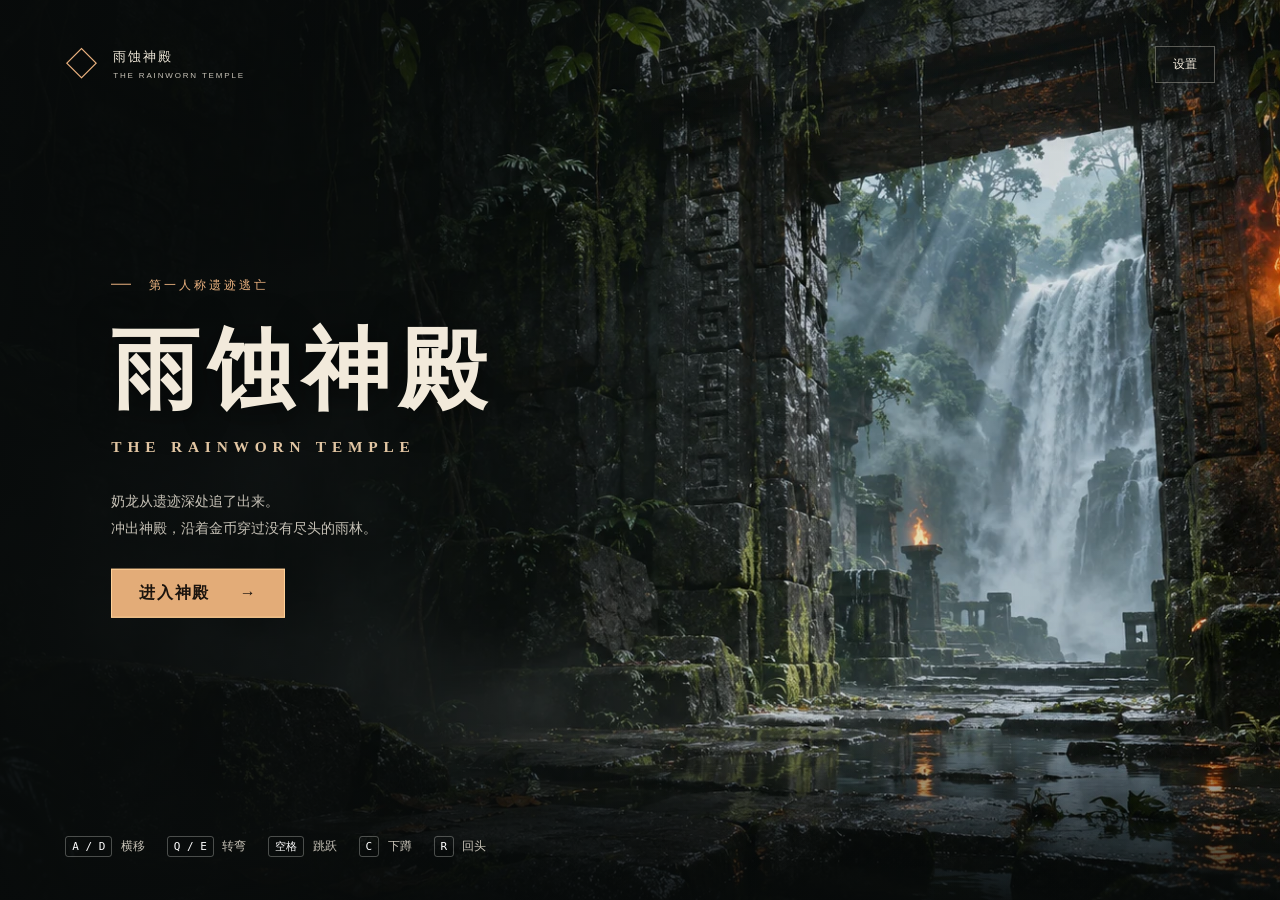
<file: src/index.html>
<!doctype html>
<html lang="zh-CN"><head><meta charset="utf-8"><meta name="viewport" content="width=device-width,initial-scale=1,viewport-fit=cover"><title>雨蚀神殿</title><link rel="stylesheet" href="style.css"></head>
<body><main id="screen"><canvas id="view" aria-label="第一人称神殿场景"></canvas><div id="grade"></div>
<section id="intro" class="overlay"><header><span class="mark">◇</span> <span>雨蚀神殿<br><small>THE RAINWORN TEMPLE</small></span><button class="settings" id="settings" title="设置">设置</button></header>
<div class="intro-copy"><div class="eyebrow"><i></i> 第一人称遗迹逃亡</div><h1>雨蚀神殿</h1><p class="subtitle">THE RAINWORN TEMPLE</p><p class="brief">奶龙从遗迹深处追了出来。<br>冲出神殿，沿着金币穿过没有尽头的雨林。</p><button class="primary" id="start" disabled>正在加载场景</button><p id="load-error" role="status"></p></div>
<footer><span class="mobile-only">左右滑换道 · 上滑跳跃 · 下滑下蹲</span><span class="desktop-only"><kbd>A / D</kbd> 横移</span><span class="desktop-only"><kbd>Q / E</kbd> 转弯</span><span class="desktop-only"><kbd>空格</kbd> 跳跃</span><span class="desktop-only"><kbd>C</kbd> 下蹲</span><span class="desktop-only"><kbd>R</kbd> 回头</span></footer></section>
<div id="opening" hidden><span><kbd>空格</kbd> 跳过开场</span><button class="touch-button mobile-only open-skip" id="touch-skip">跳过开场</button></div>
<section id="hud" hidden><div class="mission"><small id="sector">沉井回廊</small><b><span id="meter">0 米</span> <span class="coin-stat">◆ <span id="score">0</span></span></b></div><div class="pressure"><small>追兵距离 <b id="gap">18 米</b></small><div><i id="pressure-bar"></i></div></div><div class="reticle"></div><div id="hint"></div><div class="time"><span id="clock">00:00</span><button id="hud-pause" aria-label="暂停">Ⅱ</button></div><div id="touch-controls" aria-label="触屏操作"><div class="touch-cluster"><button class="touch-button" id="touch-back" aria-label="按住回头" aria-pressed="false">回头</button><button class="touch-button" id="touch-sprint" aria-label="按住疾跑" aria-pressed="false">疾跑</button></div><div class="touch-cluster" id="touch-turns" hidden><button class="touch-button turn" id="touch-left" aria-pressed="false">↰ 左转</button><button class="touch-button turn" id="touch-right" aria-pressed="false">↱ 右转</button></div><div class="touch-cluster"><button class="touch-button" id="touch-duck" aria-label="按住下蹲" aria-pressed="false">下蹲</button><button class="touch-button" id="touch-jump">跳跃</button></div></div></section>
<section id="modal" class="overlay" hidden><div class="panel"><p class="eyebrow" id="modal-kicker"></p><h2 id="modal-title"></h2><p id="modal-body"></p><div id="options" hidden><label>画质 <select id="quality"><option value="high">高</option><option value="balanced">均衡</option><option value="low">流畅</option></select></label><label>鼠标灵敏度 <input id="sensitivity" type="range" min=".6" max="2" step=".1" value="1"></label><label>声音 <input id="sound" type="checkbox" checked></label><label>镜头晃动 <input id="shake" type="checkbox" checked></label></div><button class="primary" id="action"></button><button class="secondary" id="back">返回主菜单</button></div></section>
</main><script src="vendor/three.min.js"></script><script src="assets/textures.js"></script><script src="world.js"></script><script src="endless.js"></script><script src="game.js"></script></body></html>
</file>
<file: src/style.css>
:root{color-scheme:dark;--cream:#f2eadb;--muted:#c7c2b7;--gold:#edb380}*{box-sizing:border-box}html,body,main{width:100%;height:100%;margin:0;overflow:hidden}body{background:#101514;color:var(--cream);font-family:"Microsoft YaHei UI","PingFang SC",sans-serif}button,input,select{font:inherit}button{cursor:pointer}button:focus-visible,select:focus-visible,input:focus-visible{outline:2px solid #f2cb98;outline-offset:5px}[hidden]{display:none!important}#view,#grade,.overlay,#hud{position:absolute;inset:0;width:100%;height:100%}#view{display:block}#grade{pointer-events:none;background:radial-gradient(ellipse at center,transparent 45%,#0207065f 100%);box-shadow:inset 0 0 120px #02050450}#intro{background:linear-gradient(90deg,#080b0be8 0%,#080b0bb3 26%,#080b0b18 64%),linear-gradient(0deg,#070a0ade,transparent 20%,transparent 83%,#070a0a82),url(assets/cover.webp) center/cover}header,footer{position:absolute;left:5.1%;right:5.1%;display:flex;align-items:center}header{top:5.1%;gap:13px;font-size:13px;letter-spacing:.15em}header small{display:inline-block;margin-top:4px;font-size:8px;color:var(--muted);letter-spacing:.23em}.mark{color:var(--gold);font-family:Georgia,serif;font-size:33px;line-height:1}.settings{margin-left:auto;border:1px solid #e4ded05b;background:#11161570;padding:9px 17px;color:var(--cream);font-size:12px}.intro-copy{position:absolute;left:8.7%;top:50%;transform:translateY(-49%)}.eyebrow{color:var(--gold);font-size:12px;letter-spacing:.25em}.eyebrow i{display:inline-block;width:20px;height:1px;margin:0 11px 4px 0;background:var(--gold)}h1,h2{font-family:"Songti SC",SimSun,serif;font-weight:700;margin:17px 0 8px;letter-spacing:.085em}h1{font-size:clamp(47px,6.9vw,112px);text-shadow:0 4px 35px #0008}.subtitle{font:600 clamp(11px,1.2vw,17px) Georgia,serif;letter-spacing:.38em;color:#e2c6a3;margin:0 0 32px}.brief{font-size:14px;color:var(--muted);line-height:1.95;margin:0 0 26px}.primary{padding:13px 27px;border:1px solid #ffd198;background:#e3ac78;color:#1b140e;font-weight:700;letter-spacing:.10em;min-width:158px;text-align:left}.primary:hover{background:#ffd1a2}.primary:disabled{opacity:.6;cursor:wait}.arr{padding-left:24px}.secondary{color:var(--muted);background:transparent;border:0;padding:12px}footer{bottom:5%;gap:22px;color:var(--muted);font-size:12px;flex-wrap:wrap}kbd{font:11px Consolas,monospace;padding:3px 6px;border:1px solid #d5d9d252;border-radius:3px;color:#fff;margin-right:5px}#opening{position:absolute;inset:0;pointer-events:none;box-shadow:inset 0 0 100px #0b090765}#opening span{position:absolute;bottom:6%;right:5%;font-size:12px;color:#f1e8d3;text-shadow:0 2px 7px #0a0906}#load-error{font-size:13px;color:#ffc7a7}#hud{pointer-events:none;text-shadow:0 1px 8px #000}.mission,.pressure,.time,#hint{position:absolute}.mission{top:5%;left:5%;display:grid;gap:6px}.mission small,.pressure small{font-size:11px;color:#ffcf9f;letter-spacing:.15em}.mission b{font-size:15px}.coin-stat{color:#ffd479;border-left:1px solid #fff5;margin-left:8px;padding-left:10px}.coin-stat.pulse{color:#fff4bd;text-shadow:0 0 15px #ffc445}.pressure{top:5%;right:5%;width:148px}.pressure small{display:flex;justify-content:space-between}.pressure div{height:3px;margin-top:9px;background:#aaa4}.pressure i{height:100%;display:block;background:#edb380}.reticle{position:absolute;top:50%;left:50%;width:4px;height:4px;border-radius:50%;background:#fff9;transform:translate(-50%,-50%)}#hint{bottom:15%;left:50%;transform:translateX(-50%);font-size:14px;white-space:nowrap;background:#0a0e0cbc;padding:9px 16px}#hint:empty{display:none}.time{bottom:6%;right:5%;font:14px Consolas,monospace;display:flex;align-items:center;gap:12px}.time button{pointer-events:auto;background:#080c0c62;color:#fff;border:1px solid #fff7;padding:4px 9px}#modal{display:grid;place-items:center;background:#030707a6;backdrop-filter:blur(8px)}.panel{padding:clamp(24px,5vw,48px);max-width:min(540px,90vw);width:100%;border:1px solid #caa57957;background:#101613f7;box-shadow:0 20px 90px #0009}.panel h2{font-size:clamp(35px,6vw,62px)}#modal-body{color:var(--muted);font-size:14px;line-height:1.8;margin-bottom:24px}#options{display:grid;gap:15px;margin-bottom:23px}label{display:flex;justify-content:space-between;align-items:center;color:var(--muted);font-size:13px}select{padding:6px 10px;background:#202824;border:1px solid #787569}input{accent-color:var(--gold)}@media(max-height:540px){header{top:3%}.intro-copy{top:48%}.subtitle{margin-bottom:14px}.brief{margin-bottom:13px}footer{bottom:3%}}@media(max-width:570px){footer{gap:12px}.intro-copy{left:6%}#intro{background-position:62% center}}
.mobile-only,#touch-controls{display:none}.open-skip{position:absolute;right:5%;bottom:6%}
.touch #view,.touch #hud,.touch button{touch-action:none}.touch #opening span{display:none}.touch #opening .open-skip{display:block;pointer-events:auto}.touch .desktop-only{display:none}.touch footer .mobile-only{display:inline}.touch #touch-controls{display:flex}
.touch header,.touch .mission{top:max(14px,calc(env(safe-area-inset-top) + 8px));left:max(16px,calc(env(safe-area-inset-left) + 8px))}.touch header{right:max(16px,calc(env(safe-area-inset-right) + 8px))}
.touch footer{left:max(16px,calc(env(safe-area-inset-left) + 8px));right:max(16px,calc(env(safe-area-inset-right) + 8px));bottom:max(14px,calc(env(safe-area-inset-bottom) + 10px));line-height:1.5}
.touch .pressure{top:max(17px,calc(env(safe-area-inset-top) + 11px));right:max(78px,calc(env(safe-area-inset-right) + 68px));width:108px}.touch .pressure small{font-size:10px;letter-spacing:0}
.touch .time{top:max(12px,calc(env(safe-area-inset-top) + 6px));right:max(12px,calc(env(safe-area-inset-right) + 6px));bottom:auto;font-size:10px}
.touch #clock{display:none}.touch #hud-pause{min-height:44px;min-width:44px}
.touch #hint{bottom:calc(max(13px,env(safe-area-inset-bottom)) + 67px);max-width:calc(100% - 28px);white-space:normal;text-align:center;font-size:12px;padding:7px 11px}
#touch-controls{position:absolute;bottom:calc(max(10px,env(safe-area-inset-bottom)) + 3px);left:max(12px,calc(env(safe-area-inset-left) + 6px));right:max(12px,calc(env(safe-area-inset-right) + 6px));align-items:flex-end;justify-content:space-between;gap:7px;pointer-events:none}
.touch-cluster{display:flex;align-items:flex-end;gap:6px}.touch-button{pointer-events:auto;min-width:46px;min-height:46px;padding:6px 10px;border:1px solid #f8e1be89;border-radius:8px;color:#fff5dc;background:#101511bb;font-size:12px;line-height:1.15;font-weight:700;user-select:none;-webkit-user-select:none;-webkit-tap-highlight-color:transparent;text-shadow:0 1px 5px #000}
.touch-button:active,.touch-button[aria-pressed="true"]{background:#866143e9;border-color:#ffdaa4}.touch-button.turn{background:#e3ac78;color:#1b140e;text-shadow:none;min-width:56px}.touch-button.turn[aria-pressed="true"]{background:#ffe0a6}
.touch .panel{max-height:calc(100% - 24px);overflow:auto;overscroll-behavior:contain}.touch .panel button{min-height:44px}
@media (orientation:portrait){.touch #intro{background-position:61% center}.touch .intro-copy{left:7%;right:5%}.touch h1{font-size:clamp(45px,13vw,86px)}.touch .intro-copy .brief{max-width:27ch}.touch .touch-cluster{gap:4px}.touch .touch-button{padding:5px 7px;min-width:45px}.touch .touch-button.turn{min-width:49px}}
@media (orientation:landscape) and (max-height:440px){.touch .intro-copy{top:52%;left:max(7%,calc(env(safe-area-inset-left) + 16px))}.touch .intro-copy h1{font-size:clamp(39px,11vh,68px);margin-top:8px}.touch .subtitle,.touch .brief{margin-bottom:10px}.touch footer{font-size:10px}.touch #hint{bottom:calc(max(9px,env(safe-area-inset-bottom)) + 56px)}.touch .panel{padding:20px 28px}.touch .panel h2{font-size:36px;margin-top:8px}.touch #options{gap:7px;margin-bottom:14px}}
</file>
